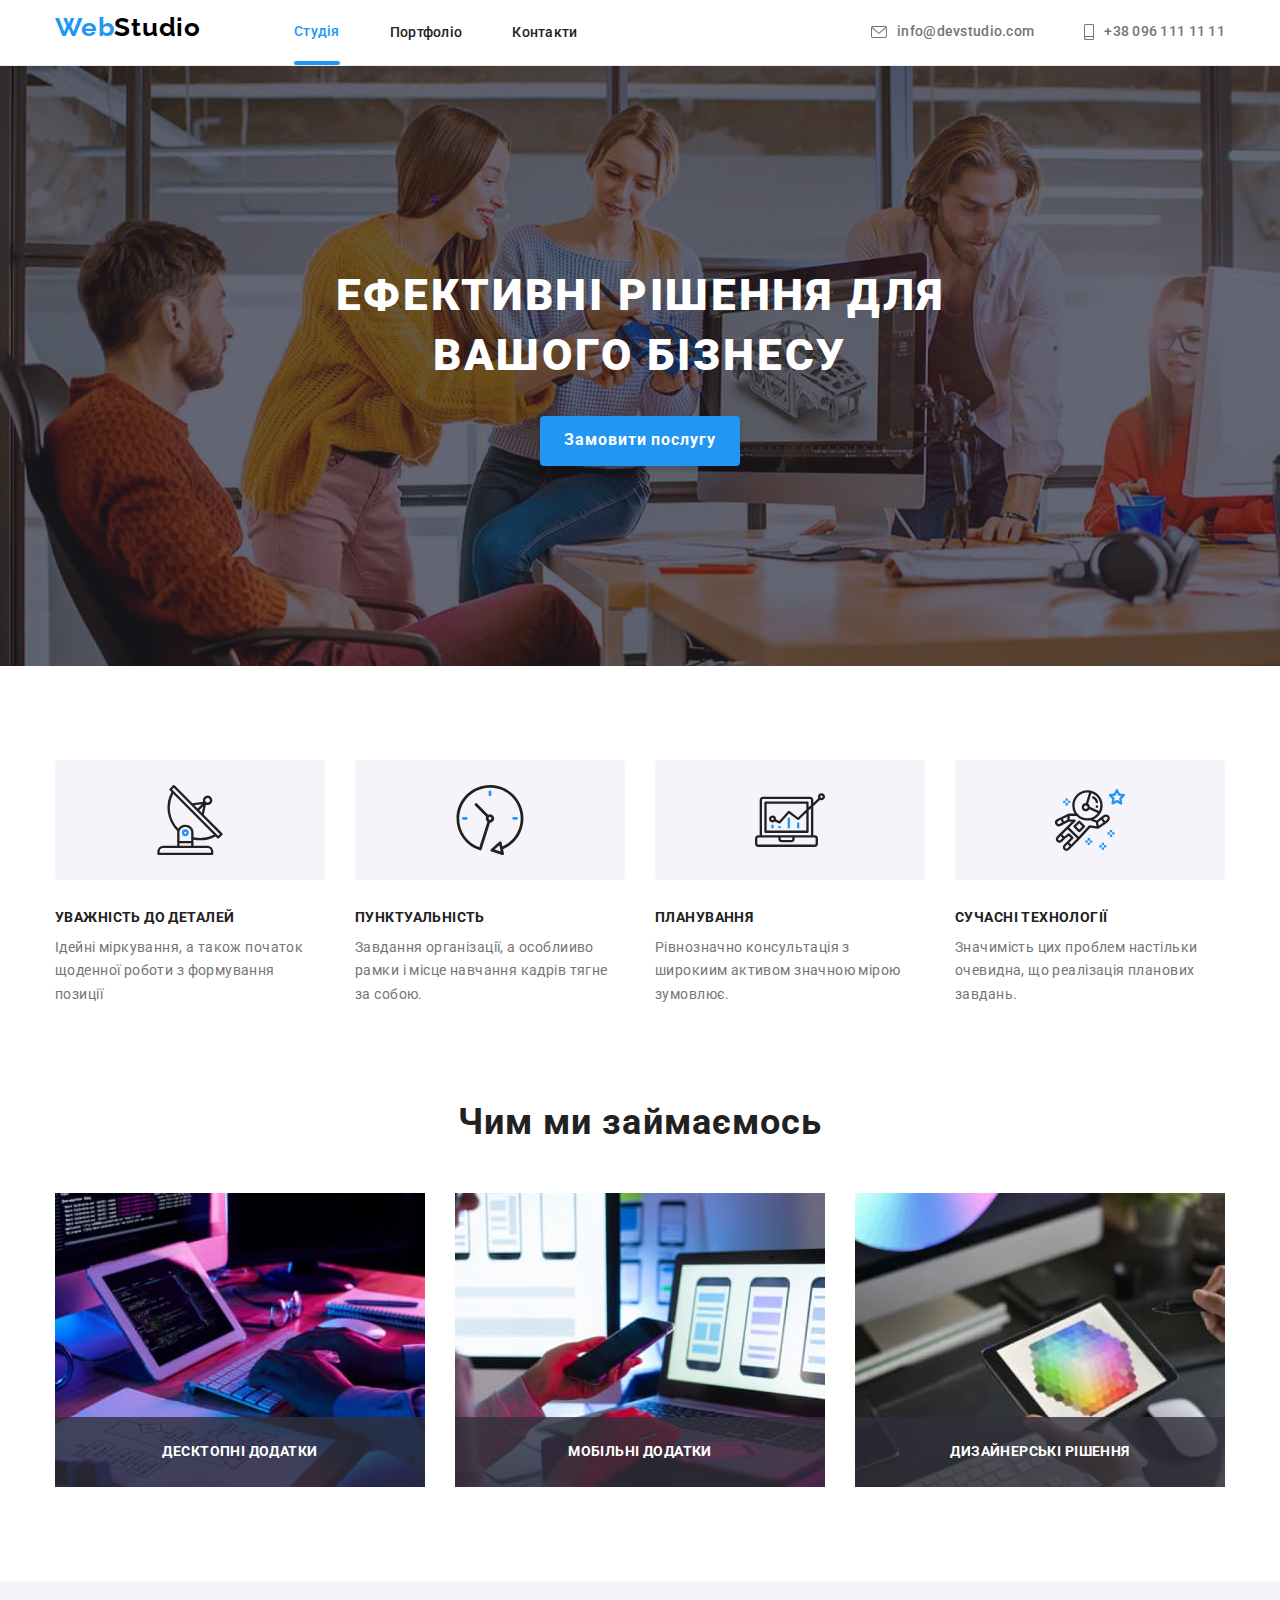
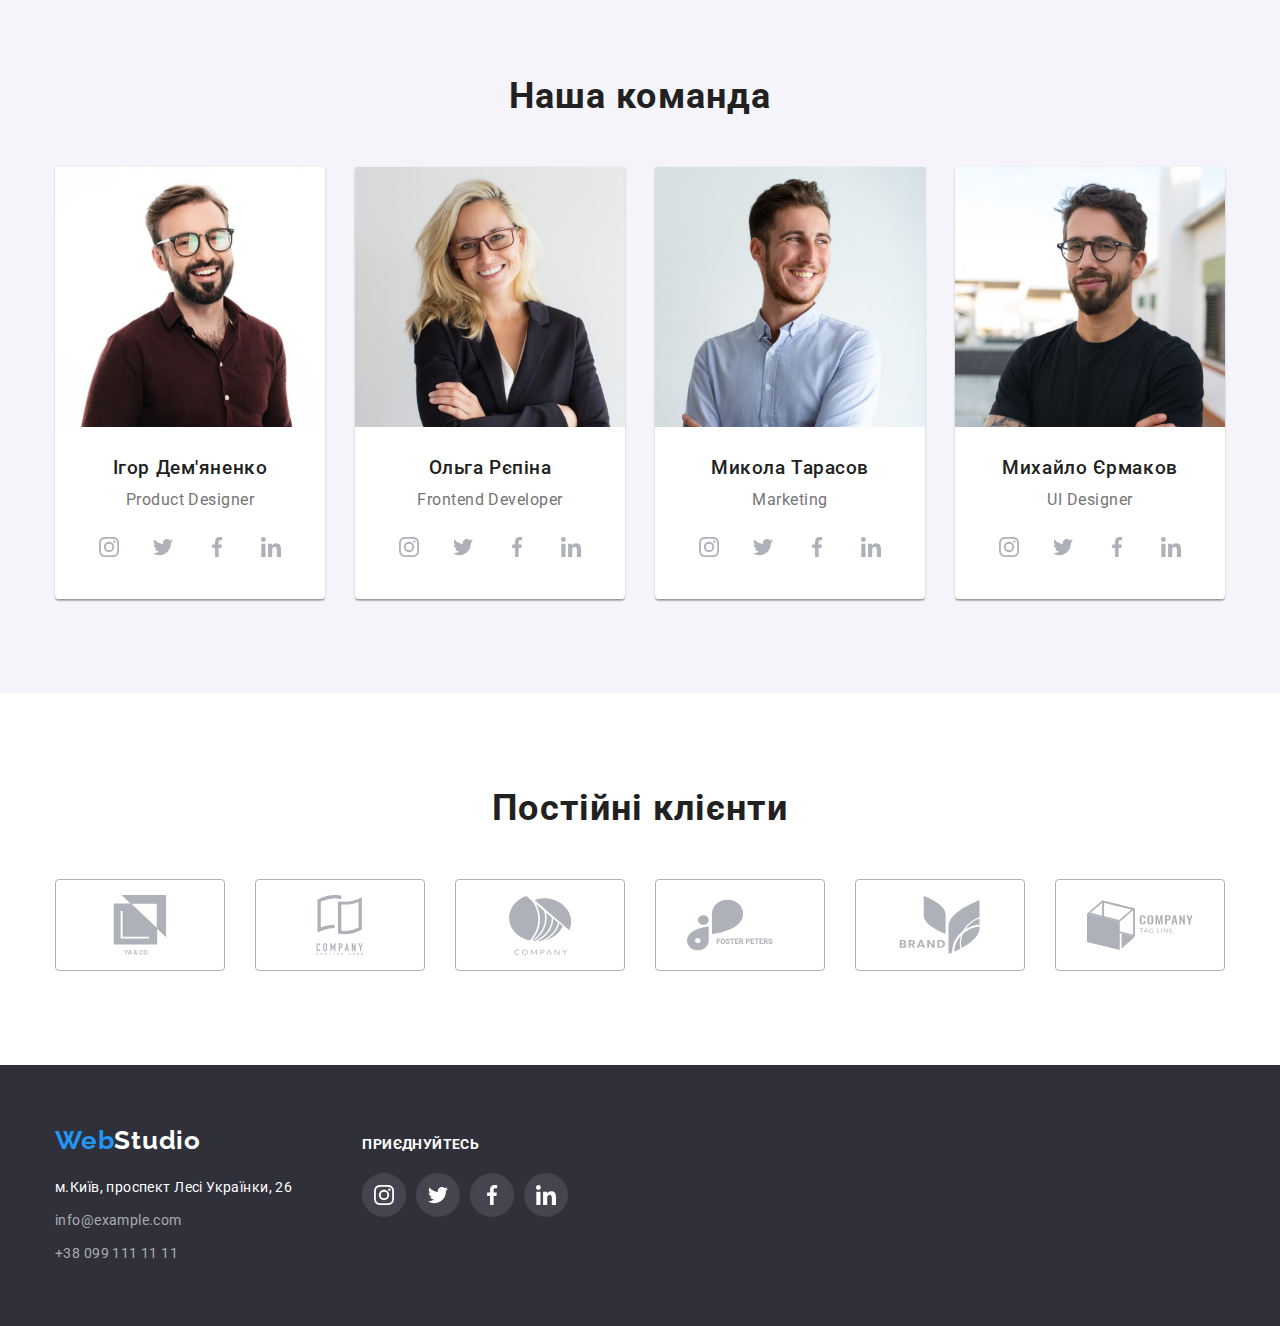
<file: index.html>
<!DOCTYPE html>
<html lang="uk">
<head>
  <meta charset="UTF-8">
  <meta http-equiv="X-UA-Compatible" content="IE=edge">
  <meta name="viewport" content="width=device-width, initial-scale=1.0">
  <title>Web Studio (Version 2.1)</title>
  <link rel="preconnect" href="https://fonts.googleapis.com">
  <link rel="preconnect" href="https://fonts.gstatic.com" crossorigin>
  <link href="https://fonts.googleapis.com/css2?family=Raleway:wght@700&family=Roboto:wght@400;500;700;900&display=swap"
  rel="stylesheet">
  <link rel="stylesheet" href="https://cdn.jsdelivr.net/npm/modern-normalize@1.1.0/modern-normalize.min.css">
  <link rel="stylesheet" href="./css/styles.css">
</head>

<body>
  <header class="header">
    <div class="container page-header-container">
      <nav class="page-nav">
        <a class= "logo link" href="">Web<span class="logo-header">Studio</span></a>
        <ul class="menu list">
          <li class="menu-item"><a class= "menu-link current link" href="">Студія</a></li>
          <li class="menu-item"><a class= "menu-link link" href="./portfolio.html">Портфоліо</a></li>
          <li class="menu-item"><a class= "menu-link link" href="">Контакти</a></li>
        </ul>  
      </nav>
    
      <ul class="list contacts-header-list">
        <li class="contacts-header">
          <a class= "contacts-header-item link" href="mailto:info@devstudio.com">
            <svg class="contacts-icon" width="16" height="12">
              <use href="./images/symbol-defs.svg#icon-envelope"></use>
            </svg>
            info@devstudio.com</a></li>
        <li class="contacts-header">
          <a class= "contacts-header-item link" href="tel:+380961111111">
            <svg class="contacts-icon" width="10" height="16">
              <use href="./images/symbol-defs.svg#icon-smartphone"></use>
            </svg>
            +38 096 111 11 11</a>
        </li>
      </ul>
    </div>    
  </header>

  <main>
    <section class="hero">
      <h1  class="main-title">Ефективні рішення для вашого бізнесу</h1>
      <button class="custom-button button" type="button" data-modal-open>Замовити послугу</button>
    </section>

    <div class="backdrop is-hidden" data-modal>
      <div class="modal">
        <button class="button modal-close" type="button" data-modal-close>
          <svg class="modal-close-icon" width="18" height="18">
            <use href="./images/symbol-defs.svg#icon-close"></use>
          </svg>
        </button>
      </div>
    </div>

    <section class="section advantages">
      <div class="container">
        <h2 hidden>Принципи роботи</h2>
        <ul class="advantages list">
          <li class="advantages-item">
            <div class="advantage-icon">
              <svg width="70" height="70">
                <use href="./images/symbol-defs.svg#icon-antenna"></use>
              </svg>
            </div>
            <h3 class="advantages-title uppercase">Уважність до деталей</h3>
            <p class="advantages-description">Ідейні міркування, а також початок щоденної роботи з формування позиції</p>
          </li>
          <li class="advantages-item">
            <div class="advantage-icon">
              <svg width="70" height="70">
                <use href="./images/symbol-defs.svg#icon-clock"></use>
              </svg>
            </div>
            <h3 class="advantages-title uppercase">Пунктуальність</h3>
            <p class="advantages-description">Завдання організації, а особлииво рамки і місце навчання кадрів тягне за собою.</p>
          </li>
          <li class="advantages-item">
            <div class="advantage-icon">
              <svg width="70" height="70">
                <use href="./images/symbol-defs.svg#icon-diagram"></use>
              </svg>
            </div>
            <h3 class="advantages-title uppercase">Планування</h3>
            <p class="advantages-description">Рівнозначно консультація з широкиим активом значною мірою зумовлює.</p>
          </li>
          <li class="advantages-item">
            <div class="advantage-icon">
              <svg width="70" height="70">
                <use href="./images/symbol-defs.svg#icon-astronaut"></use>
              </svg>
            </div>
            <h3 class="advantages-title uppercase">Сучасні технології</h3>
            <p class="advantages-description">Значимість цих проблем настільки очевидна, що реалізація планових завдань.</p>
          </li>
        </ul>
      </div>
    </section>

    <section class="section activity-section">
      <div class="container">
        <h2 class="secondary-title">Чим ми займаємось</h2>
        <ul class="list activity">
          <li class="activity-item">
            <img src="./images/img-1.jpg" alt="Руки набирають щось на клавіатурі" width="370" height="294">
            <p class="activity uppercase" >Десктопні додатки</p>
          </li>
          <li class="activity-item">
            <img src="./images/img-2.jpg" alt="Руки тримають смартфон перед екраном з іконками смартфонів" width="370" height="294">
            <p class="activity uppercase">Мобільні додатки</p>
          </li>
          <li class="activity-item">
            <img src="./images/img-3.jpg" alt="Руки тримають планшет із зображенням кольорової гами">
            <p class="activity uppercase">Дизайнерські рішення</p>
          </li>
        </ul>
      </div>
    </section>

    <section class="team section">
      <div class="container">
        <h2 class="secondary-title">Наша команда</h2>
        <ul class="list team-cards">
          <li class="team-card-item">
            <img src="./images/photo-1.jpg" alt="Фото продакт диизайнера" width="270" height="260">
            <div class="team-description">
              <h3 class="team-description-title">Ігор Дем'яненко</h3>
              <p class="team-description-item" lang="en">Product Designer</p>
              <ul class="social-list list">
                <li class="social-list-item">
                  <a href="" class="social-list-item-link">
                    <svg class="social-list-icon" width="20" height="20">
                      <use href="./images/symbol-defs.svg#icon-instagram"></use>
                    </svg>
                  </a>
                </li>
                <li class="social-list-item">
                  <a href="" class="social-list-item-link">
                    <svg class="social-list-icon" width="20" height="20">
                      <use href="./images/symbol-defs.svg#icon-twitter"></use>
                    </svg>
                  </a>
                </li>
                <li class="social-list-item">
                  <a href="" class="social-list-item-link">
                    <svg class="social-list-icon" width="20" height="20">
                      <use href="./images/symbol-defs.svg#icon-facebook"></use>
                    </svg>
                  </a>
                </li>
                <li class="social-list-item">
                  <a href="" class="social-list-item-link">
                    <svg class="social-list-icon" width="20" height="20">
                      <use href="./images/symbol-defs.svg#icon-linkedin"></use>
                    </svg>
                  </a>
                </li>
              </ul>
            </div>
          
          </li>
          <li class="team-card-item">
            <img src="./images/photo-2.jpg" alt="Фото фронтенд розробниці" width="270" height="260">
            <div class="team-description">
              <h3 class="team-description-title">Ольга Рєпіна</h3>
              <p class="team-description-item" lang="en">Frontend Developer</p>
              <ul class="social-list list">
                <li class="social-list-item">
                  <a href="" class="social-list-item-link">
                    <svg class="social-list-icon" width="20" height="20">
                      <use href="./images/symbol-defs.svg#icon-instagram"></use>
                    </svg>
                  </a>
                </li>
                <li class="social-list-item">
                  <a href="" class="social-list-item-link">
                    <svg class="social-list-icon" width="20" height="20">
                      <use href="./images/symbol-defs.svg#icon-twitter"></use>
                    </svg>
                  </a>
                </li>
                <li class="social-list-item">
                  <a href="" class="social-list-item-link">
                    <svg class="social-list-icon" width="20" height="20">
                      <use href="./images/symbol-defs.svg#icon-facebook"></use>
                    </svg>
                  </a>
                </li>
                <li class="social-list-item">
                  <a href="" class="social-list-item-link">
                    <svg class="social-list-icon" width="20" height="20">
                      <use href="./images/symbol-defs.svg#icon-linkedin"></use>
                    </svg>
                  </a>
                </li>
              </ul>
            </div>
          </li>
          <li class="team-card-item">
            <img src="./images/photo-3.jpg" alt="Фото маркетолога" width="270" height="260">
            <div class="team-description">
              <h3 class="team-description-title">Микола Тарасов</h3>
              <p class="team-description-item" lang="en">Marketing</p>
              <ul class="social-list list">
                <li class="social-list-item">
                  <a href="" class="social-list-item-link">
                    <svg class="social-list-icon" width="20" height="20">
                      <use href="./images/symbol-defs.svg#icon-instagram"></use>
                    </svg>
                  </a>
                </li>
                <li class="social-list-item">
                  <a href="" class="social-list-item-link">
                    <svg class="social-list-icon" width="20" height="20">
                      <use href="./images/symbol-defs.svg#icon-twitter"></use>
                    </svg>
                  </a>
                </li>
                <li class="social-list-item">
                  <a href="" class="social-list-item-link">
                    <svg class="social-list-icon" width="20" height="20">
                      <use href="./images/symbol-defs.svg#icon-facebook"></use>
                    </svg>
                  </a>
                </li>
                <li class="social-list-item">
                  <a href="" class="social-list-item-link">
                    <svg class="social-list-icon" width="20" height="20">
                      <use href="./images/symbol-defs.svg#icon-linkedin"></use>
                    </svg>
                  </a>
                </li>
              </ul>
            </div>
          </li>
          <li class="team-card-item">
            <img src="./images/photo-4.jpg" alt="Фото дизайнера інтерфейсу" width="270" height="260">
            <div class="team-description">
              <h3 class="team-description-title">Михайло Єрмаков</h3>
              <p class="team-description-item" lang="en">UI Designer</p>
              <ul class="social-list list">
                <li class="social-list-item">
                  <a href="" class="social-list-item-link">
                    <svg class="social-list-icon" width="20" height="20">
                      <use href="./images/symbol-defs.svg#icon-instagram"></use>
                    </svg>
                  </a>
                </li>
                <li class="social-list-item">
                  <a href="" class="social-list-item-link">
                    <svg class="social-list-icon" width="20" height="20">
                      <use href="./images/symbol-defs.svg#icon-twitter"></use>
                    </svg>
                  </a>
                </li>
                <li class="social-list-item">
                  <a href="" class="social-list-item-link">
                    <svg class="social-list-icon" width="20" height="20">
                      <use href="./images/symbol-defs.svg#icon-facebook"></use>
                    </svg>
                  </a>
                </li>
                <li class="social-list-item">
                  <a href="" class="social-list-item-link">
                    <svg class="social-list-icon" width="20" height="20">
                      <use href="./images/symbol-defs.svg#icon-linkedin"></use>
                    </svg>
                  </a>
                </li>
              </ul>
            </div>
          </li>
        </ul>
      </div>
    </section>

    <section class="section">
      <div class="container">
        <h2 class="secondary-title">Постійні клієнти</h2>
        <ul class="clients list">
          <li class="clients-item">
            <a href="" class="clients-link">
              <svg class="clients-icon">
                <use href="./images/symbol-defs.svg#icon-group"></use>
              </svg>
            </a>
          </li>
          <li class="clients-item">
            <a href="" class="clients-link">
              <svg class="clients-icon">
                <use href="./images/symbol-defs.svg#icon-group-2"></use>
              </svg>
            </a>
          </li>
          <li class="clients-item">
            <a href="" class="clients-link">
              <svg class="clients-icon">
                <use href="./images/symbol-defs.svg#icon-group-3"></use>
              </svg>
            </a>
          </li>
          <li class="clients-item">
            <a href="" class="clients-link">
              <svg class="clients-icon">
                <use href="./images/symbol-defs.svg#icon-group-4"></use>
              </svg>
            </a>
          </li>
          <li class="clients-item">
            <a href="" class="clients-link">
              <svg class="clients-icon">
                <use href="./images/symbol-defs.svg#icon-group-5"></use>
              </svg>
            </a>
          </li>
          <li class="clients-item">
            <a href="" class="clients-link">
              <svg class="clients-icon">
                <use href="./images/symbol-defs.svg#icon-group-6"></use>
              </svg>
            </a>
          </li>
        </ul>
      </div>
    </section>

  </main>

  <footer class="footer">
    <div class="container footer-container">
      <div>
      <a class= "logo link logo-footer" href="">Web<span class="logo-footer-colour">Studio</span></a>
      <address class="address">
        <ul class="list ">
          <li><a class= "link" href="https://goo.gl/maps/T1mjCNUZyiaDJwVu5" target="_blank" rel="noopener noreferrer">м.Київ, проспект Лесі Українки, 26   </a></li>
          <li><a class= "contacts-footer link" href="mailto:info@devstudio.com">info@example.com</a></li>
          <li><a class= "contacts-footer link" href="tel:+380961111111">+38 099 111 11 11</a></li>
        </ul>  
      </address>
    </div>
    <div class="social-footer">
      <p class="social-list-footer-title">Приєднуйтесь</p>
      <ul class="social-list list">
        <li class="social-list-item">
          <a href="" class="social-list-item-link">
            <svg class="social-list-icon" width="20" height="20">
              <use href="./images/symbol-defs.svg#icon-instagram"></use>
            </svg>
          </a>
        </li>
        <li class="social-list-item">
          <a href="" class="social-list-item-link">
            <svg class="social-list-icon" width="20" height="20">
              <use href="./images/symbol-defs.svg#icon-twitter"></use>
            </svg>
          </a>
        </li>
        <li class="social-list-item">
          <a href="" class="social-list-item-link">
            <svg class="social-list-icon" width="20" height="20">
              <use href="./images/symbol-defs.svg#icon-facebook"></use>
            </svg>
          </a>
        </li>
        <li class="social-list-item">
          <a href="" class="social-list-item-link">
            <svg class="social-list-icon" width="20" height="20">
              <use href="./images/symbol-defs.svg#icon-linkedin"></use>
            </svg>
          </a>
        </li>
      </ul>
    </div>
    </div>
  </footer>

  <script src="./js/modal.js"></script>
</body>
</html>
</file>
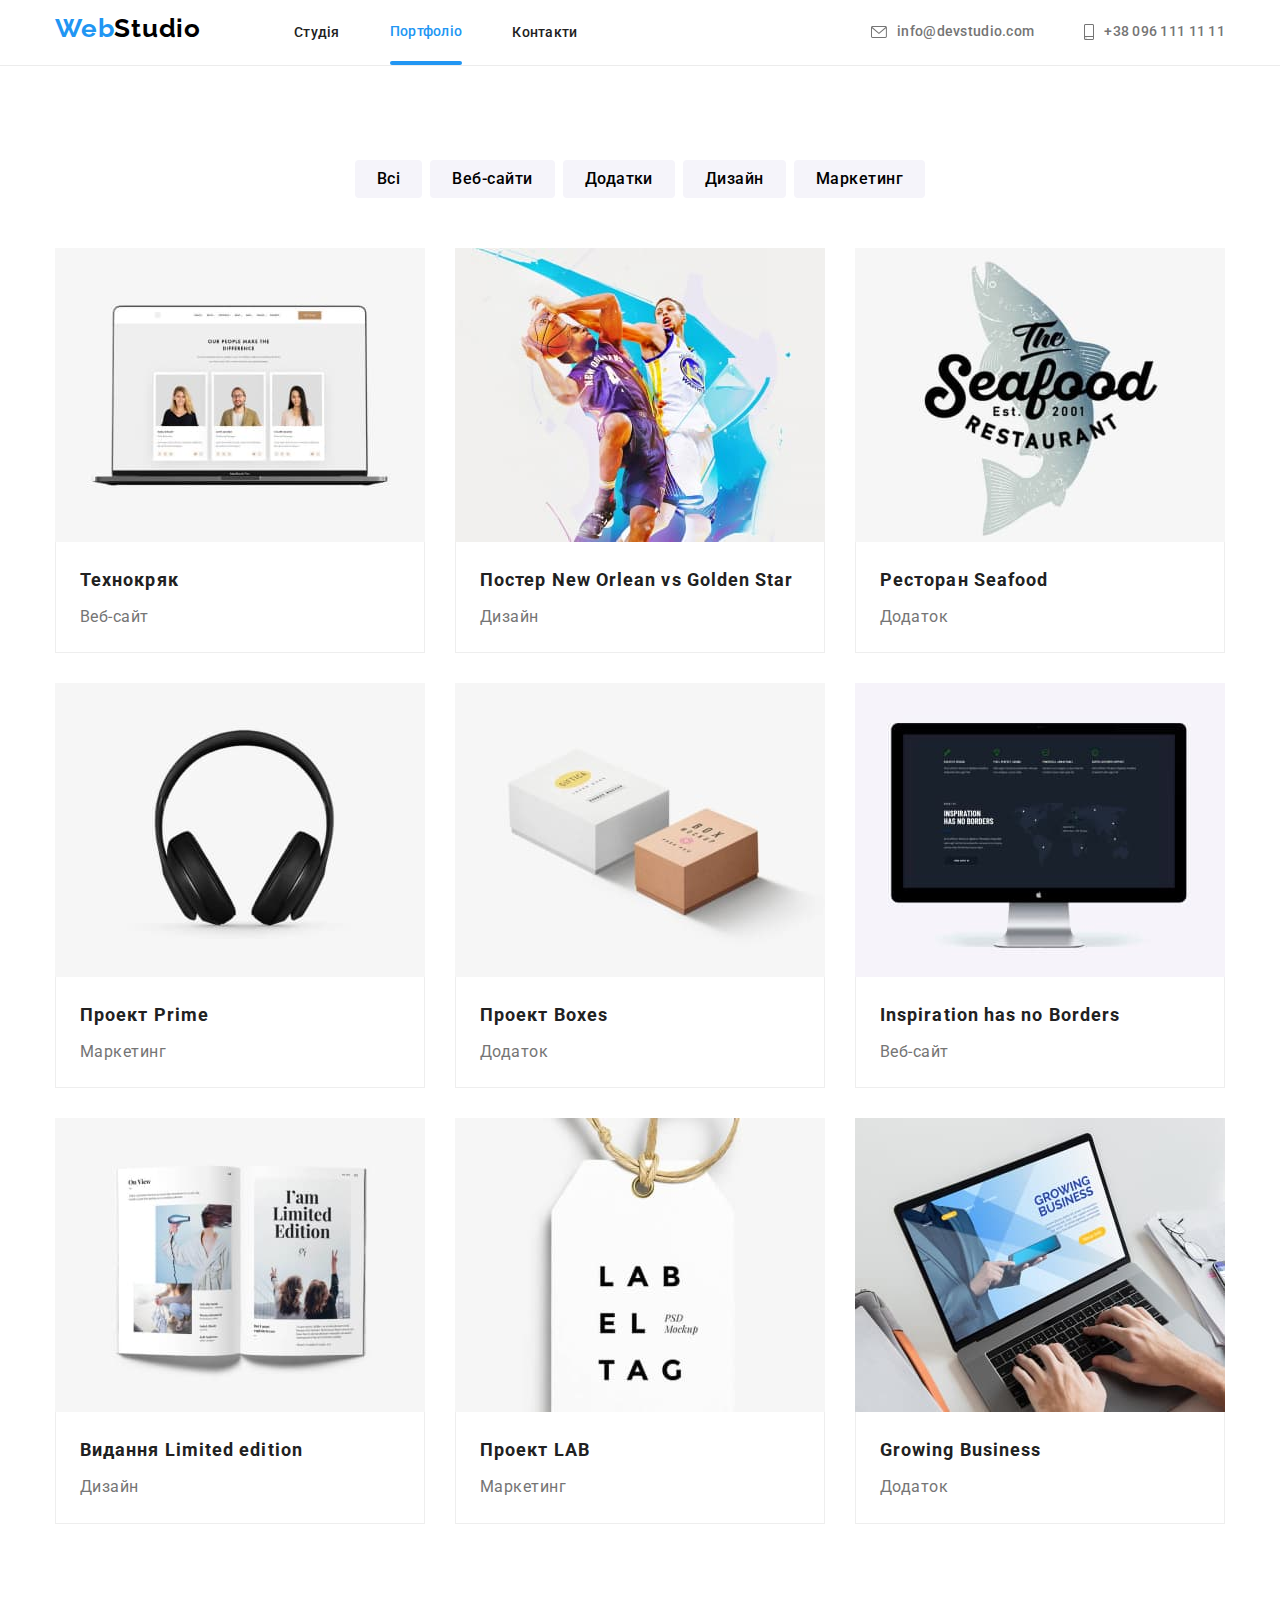
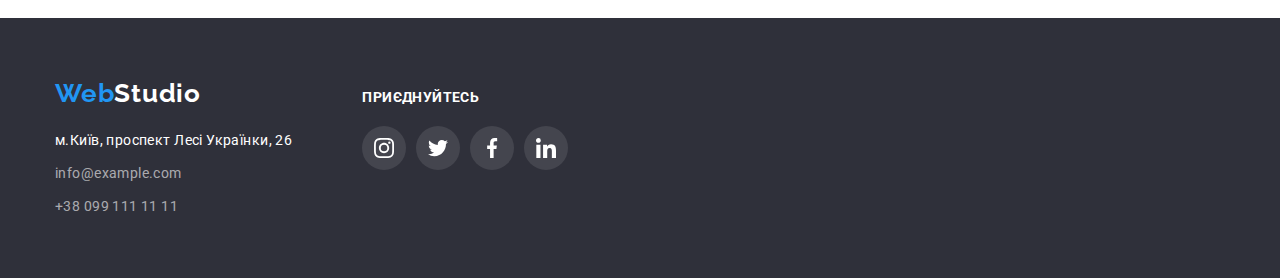
<file: portfolio.html>
<!DOCTYPE html>
<html lang="uk">
<head>
    <meta charset="UTF-8">
    <meta http-equiv="X-UA-Compatible" content="IE=edge">
    <meta name="viewport" content="width=device-width, initial-scale=1.0">
    <title>Document</title><link rel="preconnect" href="https://fonts.googleapis.com">
    <link rel="preconnect" href="https://fonts.gstatic.com" crossorigin>
    <link href="https://fonts.googleapis.com/css2?family=Raleway:wght@700&family=Roboto:wght@400;500;700;900&display=swap"
      rel="stylesheet">
      <link rel="stylesheet" href="https://cdn.jsdelivr.net/npm/modern-normalize@1.1.0/modern-normalize.min.css">
    <link rel="stylesheet" href="./css/styles.css">
</head>

<body>
  <header class="header">
    <div class="container page-header-container">
    <nav class="page-nav">
      <a class="logo link" href="">Web<span class="logo-header">Studio</span></a>
      <ul class="menu list">
        <li class="menu-item"><a class="menu-link link" href="./index.html">Студія</a></li>
        <li class="menu-item"><a class="menu-link current link" href="">Портфоліо</a></li>
        <li class="menu-item"><a class="menu-link link" href="">Контакти</a></li>
      </ul>
    </nav>
  
    <ul class="list contacts-header-list">
      <li class="contacts-header">
        <a class="contacts-header-item link" href="mailto:info@devstudio.com">
          <svg class="contacts-icon" width="16" height="12">
            <use href="./images/symbol-defs.svg#icon-envelope"></use>
          </svg>
          info@devstudio.com</a>
      </li>
      <li class="contacts-header">
        <a class="contacts-header-item link" href="tel:+380961111111">
          <svg class="contacts-icon" width="10" height="16">
            <use href="./images/symbol-defs.svg#icon-smartphone"></use>
          </svg>
          +38 096 111 11 11</a>
      </li>
    </ul>
    </div>
  </header>

<main>
  <section class="section">
    <div class="container">
      <h1 hidden>Портфоліо</h1>
      <ul class="list filter-list">
        <li class="filter"><button class="filter-button button" type="button">Всі</button></li>
        <li class="filter"><button class="filter-button button" type="button">Веб-сайти</button></li>
        <li class="filter"><button class="filter-button button" type="button">Додатки</button></li>
        <li class="filter"><button class="filter-button button" type="button">Дизайн</button></li>
        <li class="filter"><button class="filter-button button" type="button">Маркетинг</button></li>
      </ul>

      <ul class="list portfolio-list">
      <li class="portfolio-item">
        <a href="" class="portfolio-link link">
          <div class="portfolio-thumb">
            <img src="./images-portfolio/portfolio-tekhnokryak.jpg" alt="Відкритий ноутбук з фотографіями співробітників" width="370" height="294">
            <p class="overlay">Ресурс пропонує комплексні пропозиції з різним рівнем функціоналу та сервісів. Все це дозволить відвідувачу отримати
            вичерпні відомості про компанію чи приватну особу.
            </p>
          </div>
          <div class="portfolio-description">
            <h2 class="portfolio-card-title">Технокряк</h2>
            <p class="portfolio-card-description">Веб-сайт</p>
          </div>
        </a>
      </li>

      <li class="portfolio-item">
        <a href="" class="portfolio-link link">
          <img src="./images-portfolio/portfolio-poster.jpg" alt="Два баскетболісти з м'ячем" width="370" height="294">
          <div class="portfolio-description">
            <h2 class="portfolio-card-title">Постер <span lang="en">New Orlean vs Golden Star</span></h2>
            <p class="portfolio-card-description">Дизайн</p>
          </div>
        </a>
      </li>

      <li class="portfolio-item">
        <a href=" " class="portfolio-link link">
            <img src="./images-portfolio/portfolio-restaurant.jpg" alt="Емблема ресторану морепродуктів" width="370"   height="294">
            <div class="portfolio-description">
              <h2 class="portfolio-card-title">Ресторан <span lang="en">Seafood</span></h2>
              <p class="portfolio-card-description">Додаток</p>
          </div>
        </a>
      </li>

      <li class="portfolio-item">
        <a href="" class="portfolio-link link">
          <img src="./images-portfolio/portfolio-earphones.jpg" alt="Навушники" width="370" height="294">
          <div class="portfolio-description">
            <h2 class="portfolio-card-title">Проект <span lang="en">Prime</span></h2>
            <p class="portfolio-card-description">Маркетинг</p>
          </div>
        </a>
      </li>

      <li class="portfolio-item">
        <a href="" class="portfolio-link link">
          <img src="./images-portfolio/portfolio-boxes.jpg" alt="Дві коробки" width="370" height="294">
          <div class="portfolio-description">
            <h2 class="portfolio-card-title">Проект <span lang="en">Boxes</span></h2>
            <p class="portfolio-card-description">Додаток</p>
          </div>
        </a>
      </li>

      <li class="portfolio-item">
        <a href="" class="portfolio-link link">
          <img src="./images-portfolio/portfolio-inspiration.jpg" alt="Монітор комп'ютера" width="370" height="294">
          <div class="portfolio-description">
            <h2 class="portfolio-card-title" lang="en">Inspiration has no Borders</h2>
            <p class="portfolio-card-description">Веб-сайт</p>
          </div>
        </a>
      </li>

      <li class="portfolio-item">
        <a href="" class="portfolio-link link">
          <img src="./images-portfolio/portfolio-limited-edition.jpg" alt="Відкрита брошура з фотографіями і надписом" width="370" height="294">
          <div class="portfolio-description">
            <h2 class="portfolio-card-title">Видання <span lang="en">Limited edition</span></h2>
            <p class="portfolio-card-description">Дизайн</p>
          </div>
        </a>
      </li>

      <li class="portfolio-item">
        <a href="" class="portfolio-link link">
          <img src="./images-portfolio/portfolio-lab.jpg" alt="Брелок з надписом назви проекту" width="370" height="294">
          <div class="portfolio-description">
            <h2 class="portfolio-card-title">Проект <span lang="en">LAB</span></h2>
            <p class="portfolio-card-description">Маркетинг</p>
          </div>
        </a>
      </li>

      <li class="portfolio-item">
        <a href="" class="portfolio-link link">
          <img src="./images-portfolio/portfolio-business.jpg" alt="Руки набрають текст на ноутбуці" width="370" height="294">
          <div class="portfolio-description">
            <h2 class="portfolio-card-title" lang="en">Growing Business</h2>
            <p class="portfolio-card-description">Додаток</p>
          </div>
        </a>
      </li>
      </ul>
    </div>
  </section>
</main>

<footer class="footer">
  <div class="container footer-container">
    <div>
      <a class="logo link logo-footer" href="">Web<span class="logo-footer-colour">Studio</span></a>
      <address class="address">
        <ul class="list ">
          <li><a class="link" href="https://goo.gl/maps/T1mjCNUZyiaDJwVu5" target="_blank"
              rel="noopener noreferrer">м.Київ, проспект Лесі Українки, 26 </a></li>
          <li><a class="contacts-footer link" href="mailto:info@devstudio.com">info@example.com</a></li>
          <li><a class="contacts-footer link" href="tel:+380961111111">+38 099 111 11 11</a></li>
        </ul>
      </address>
    </div>
    <div class="social-footer">
      <p class="social-list-footer-title">Приєднуйтесь</p>
      <ul class="social-list list">
        <li class="social-list-item">
          <a href="" class="social-list-item-link">
            <svg class="social-list-icon" width="20" height="20">
              <use href="./images/symbol-defs.svg#icon-instagram"></use>
            </svg>
          </a>
        </li>
        <li class="social-list-item">
          <a href="" class="social-list-item-link">
            <svg class="social-list-icon" width="20" height="20">
              <use href="./images/symbol-defs.svg#icon-twitter"></use>
            </svg>
          </a>
        </li>
        <li class="social-list-item">
          <a href="" class="social-list-item-link">
            <svg class="social-list-icon" width="20" height="20">
              <use href="./images/symbol-defs.svg#icon-facebook"></use>
            </svg>
          </a>
        </li>
        <li class="social-list-item">
          <a href="" class="social-list-item-link">
            <svg class="social-list-icon" width="20" height="20">
              <use href="./images/symbol-defs.svg#icon-linkedin"></use>
            </svg>
          </a>
        </li>
      </ul>
    </div>
  </div>
</footer>

</body>
</html>
</file>
<file: css/styles.css>
:root {
  --primary-font: 'Roboto', 'Open Sans', sans-serif;
  --primary-text-color-light-theme: #212121;
  --primary-text-color-dark-theme: #FFFFFF;
  --secondary-text-color: #757575;
  --accent-color: #2196F3;
  --transition-dur-func: 250ms cubic-bezier(0.4, 0, 0.2, 1);
}

h1,
h2,
h3,
h4,
p {
  margin-top: 0;
  margin-bottom: 0;
}

ul {
  margin-top: 0;
  margin-bottom: 0;
  padding-left: 0;
}

img {
  display: block;
}

.list {
  list-style: none;
}

.link {
  text-decoration: none;
  color: inherit;
}

.button {
  cursor: pointer;
}

body {
  font-family: var(--primary-font);
  color: var(--primary-text-color-light-theme);
}

.container {
  width: 1200px;
  padding-left: 15px;
  padding-right: 15px;
  margin-left: auto;
  margin-right: auto;
}

.section {
  padding-top: 94px;
  padding-bottom: 94px;
}

/* ================== HEADER ==================== */

.header {
  border-bottom: 1px solid #ECECEC;

}

.page-header-container {
  display: flex;
  justify-content: space-between;
  align-items: center;
}

.page-nav {
  display: flex;
  align-items: baseline;
}

.logo {
  margin-right: 93px;
  font-family: 'Raleway', sans-serif;
  font-weight: 700;
  font-size: 26px;
  line-height: 1.2;
  letter-spacing: 0.03em;
  color: var(--accent-color);
}

.logo .logo-header {
  color: #000000;
}

.current {
  display: inline-block;
  color: var(--accent-color);
}

.current::after {
  position: absolute;
  content: " ";
  display: block;
  bottom: 0;

  width: 100%;
  height: 4px;

  background: #2196F3;
  border-radius: 2px;
}

.menu.list {
  display: flex;
  align-items: center;
}

.contacts-header-list {
  display: flex;
}

.menu-link {
  padding-top: 24px;
  padding-bottom: 25px;
  font-weight: 500;
  font-size: 14px;
  line-height: 1.14;
  letter-spacing: 0.02em;

  transition: color var(--transition-dur-func)
}

.menu-link:hover,
.menu-link:focus {
  color: var(--accent-color)
}

.menu-item {
  position: relative;
}

.menu-item:not(:last-child) {
  margin-right: 50px;
}

.contacts-header {
  font-weight: 500;
  font-size: 14px;
  line-height: 1.14;
  letter-spacing: 0.02em;
  color: var(--secondary-text-color);
}

.contacts-header-item:hover,
.contacts-header-item:focus {
  color: var(--accent-color);
}

.contacts-header-item {
  display: flex;
  align-items: center;

  transition: color var(--transition-dur-func)
}

.contacts-header:last-child {
  margin-left: 50px;
}

.contacts-icon {
  fill: currentColor;
  margin-right: 10px;
}



/* ================HERO INDEX============== */

.hero {
  padding-top: 200px;
  padding-bottom: 200px;
  background-color: #2F303A;
  max-width: 1600px;
  margin-left: auto;
  margin-right: auto;
  background: linear-gradient(rgba(47, 48, 58, 0.4),rgba(47, 48, 58, 0.4)),url(../images/hero-image.jpg);
  background-size: cover;
}

.main-title {
  width: 696px;
  margin-right: auto;
  margin-left: auto;

  margin-bottom: 30px;
  font-weight: 900;
  font-size: 44px;
  line-height: 1.36;
  text-align: center;
  letter-spacing: 0.06em;
  text-transform: uppercase;

  color: var(--primary-text-color-dark-theme);
}

.custom-button {
  display: block;
  min-width: 200px;
  height: 50px;
  margin: auto;
  border: none;
  box-shadow: 0px 4px 4px rgba(0, 0, 0, 0.15);
  border-radius: 4px;

  font-family: inherit;
  font-weight: 700;
  font-size: 16px;
  line-height: 1.9;
  letter-spacing: 0.06em;

  color: var(--primary-text-color-dark-theme);
  background-color: var(--accent-color);

  transition: background-color var(--transition-dur-func)
}

.custom-button:hover {
  background: #188CE8;
}

/* ==============MODAL WINDOW=========== */

.backdrop {
  position: fixed;
  width: 100%;
  height: 100%;
  left: 0px;
  top: 0px;
  z-index: 4444;

  background: rgba(0, 0, 0, 0.2);
  opacity: 1;

  transition: opacity 250ms cubic-bezier(0.4, 0, 0.2, 1), visibility var(--transition-dur-func);
}

.backdrop.is-hidden {
  opacity: 0;
  pointer-events: none;
  visibility: hidden;
}

.modal-close {
  position: absolute;
  top: 8px;
  right: 8px;
  display: flex;
  justify-content: center;
  align-items: center;
  width: 30px;
  height: 30px;
  padding: 0;

  background: #FFFFFF;
  border: 1px solid rgba(0, 0, 0, 0.1);
  border-radius: 50%;
}

.modal-close-icon {

  fill: #000000;

}

.modal {
  position: absolute;
  width: 528px;
  height: 581px;
  left: 50%;
  top: 50%;
  transform: translate(-50%, -50%) scale(1);
  
  background: #FFFFFF;
  box-shadow: 0px 1px 3px rgba(0, 0, 0, 0.12), 0px 1px 1px rgba(0, 0, 0, 0.14), 0px 2px 1px rgba(0, 0, 0, 0.2);
  border-radius: 4px;

  transition: transform var(--transition-dur-func), opacity var(--transition-dur-func);
}

.backdrop.is-hidden .modal {
  transform: translate(-50%, -50%) scale(0.5);
  opacity: 0;
}

/* ===============MAIN================== */

.section.advantages {
  padding-bottom: 0;
}

.advantages {
  display: flex;
  gap: 30px;
}

.advantages-item {
  flex-basis: calc((100% - 90px) / 4) ;
}

.uppercase {
  font-weight: 700;
  font-size: 14px;
  line-height: 1.14;
  letter-spacing: 0.03em;
  text-transform: uppercase;
}

.advantages-title.uppercase {
  margin-bottom: 10px;
}

.advantages-description {
  font-size: 14px;
  line-height: 1.7;
  letter-spacing: 0.03em;

  color: var(--secondary-text-color)
}

.advantage-icon {
  width: 270px;
  height: 120px;
  display: flex;
  justify-content: center;
  align-items: center;
  margin-bottom: 30px;
  background-color: #F5F4FA;
  border-radius: 4px;
}

.secondary-title {
  margin-bottom: 50px;
  font-weight: 700;
  font-size: 36px;
  line-height: 1.17;
  text-align: center;
  letter-spacing: 0.03em;
}

.activity {
  display: flex;
  gap: 30px;
}

.activity-item {
  position: relative;
  flex-basis: calc((100% - 60px) / 3);
}

.activity.uppercase {
  position: absolute;
  bottom: 0;
  justify-content: center;
  align-items: center;
  width: 100%;
  height: 70px;

  color: var(--primary-text-color-dark-theme);
  background-color: rgba(47, 48, 58, 0.8);
}

.team {
  background-color: #F5F4FA;
}

.team-cards {
  display: flex;
  gap: 30px;
}

.team-card-item {
  flex-basis: calc((100% - 90px) / 4);
  box-shadow: 0px 1px 3px rgba(0, 0, 0, 0.12), 0px 1px 1px rgba(0, 0, 0, 0.14), 0px 2px 1px rgba(0, 0, 0, 0.2);
  border-radius: 0px 0px 4px 4px;
  
}

.team-description {
  padding-top: 30px;
  padding-bottom: 30px;

  background-color: var(--primary-text-color-dark-theme);
  border-radius: 0px 0px 4px 4px;
}

.team-description-title {
  margin-bottom: 10px;
  font-weight: 500;
  line-height: 1.2;
  text-align: center;
  letter-spacing: 0.03em;
}

.team-description-item {
  margin-bottom: 16px;
  line-height: 1.2;
  text-align: center;
  letter-spacing: 0.03em;
  color: var(--secondary-text-color);
}

.social-list {
  display: flex;
  justify-content: center;
  gap: 10px;
}

.social-list-item-link {
  display: flex;
  width: 44px;
  height: 44px;
  background-color: var(--primary-text-color-dark-theme);
  border-radius: 50%;
  justify-content: center;
  align-items: center;

  transition: background-color var(--transition-dur-func);
}

.social-list-item-link:hover,
.social-list-item-link:focus {
  background-color: var(--accent-color);
}

.social-list-icon {
  fill: #AFB1B8;

  transition: fill var(--transition-dur-func);
}

.social-list-item-link:hover .social-list-icon,
.social-list-item-link:focus .social-list-icon {
  fill: var(--primary-text-color-dark-theme);
}

.clients {
  display: flex;
  justify-content: center;
  gap: 30px;
}

.clients-item {
  width: 170px;
  height: 92px;
}

.clients-link {
  display: flex;
  justify-content: center;
  align-items: center;
  width: 100%;
  height: 100%;
  border: 1px solid #AFB1B8;
  border-radius: 4px;

  transition: border-color var(--transition-dur-func);
}

.clients-link:hover,
.clients-link:focus {
  border-color: var(--accent-color);
}

.clients-icon {
  width: 106px;
  height: 60px;
  fill: #AFB1B8;

  transition: fill var(--transition-dur-func);
}

.clients-link:hover .clients-icon,
.clients-link:focus .clients-icon {
  fill: var(--accent-color);
}

/* ===============MAIN PORTFOLIO============== */

.filter-list {
  display: flex;
  justify-content: center;
  margin-bottom: 50px;
}

.filter-button {
  padding-top: 6px;
  padding-bottom: 6px;
  padding-right: 22px;
  padding-left: 22px;
  background: #F5F4FA;
  border-radius: 4px;
  border: none;

  font-weight: 500;
  font-size: 16px;
  line-height: 1.6;
  text-align: center;
  letter-spacing: 0.03em;

  transition: color var(--transition-dur-func), background-color var(--transition-dur-func), box-shadow var(--transition-dur-func);
}

.filter:not(:last-child) {
  margin-right: 8px;
}

.filter-button:hover,
.filter-button:focus {
  color: var(--primary-text-color-dark-theme);
  background-color: var(--accent-color);
  box-shadow: 0px 3px 1px rgba(0, 0, 0, 0.1), 0px 1px 2px rgba(0, 0, 0, 0.08), 0px 2px 2px rgba(0, 0, 0, 0.12);
}

.portfolio-list {
  display: flex;
  flex-wrap: wrap;
  gap: 30px;
}

.portfolio-item {
  flex-basis: calc((100% - 60px) / 3);
}

.portfolio-link {
  display: block;

  transition: box-shadow var(--transition-dur-func);
}

.portfolio-link:hover,
.portfolio-link:focus {
  box-shadow: 0px 1px 3px rgba(0, 0, 0, 0.12), 0px 1px 1px rgba(0, 0, 0, 0.14), 0px 2px 1px rgba(0, 0, 0, 0.2);
  border-radius: 0px 0px 4px 4px;
}

.portfolio-description {
  padding-top: 20px;
  padding-bottom: 20px;
  padding-right: 24px;
  padding-left: 24px;
  border: 1px solid #EEEEEE;
  border-top: none;
}

.portfolio-card-title {
  display: block;
  margin-bottom: 4px;

  font-weight: 700;
  font-size: 18px;
  line-height: 2;
  letter-spacing: 0.06em;
}

.portfolio-card-description {
  line-height: 1.9;
  letter-spacing: 0.03em;
  color: var(--secondary-text-color)
}

.portfolio-thumb {
  position: relative;
  overflow: hidden;
}

.overlay {
  position: absolute;
  display: flex;
  align-items: center;
  padding-top: 63px;
  padding-bottom: 63px;
  padding-left: 24px;
  padding-right: 24px;
  top: 0;
  left: 0;
  width: 100%;
  height: 100%;
  overflow-y: scroll;

  font-size: 18px;
  line-height: 1.56;
  letter-spacing: 0.03em;

  color: #FFFFFF;

  background-color: rgba(33, 150, 243, 0.9);

  transform: translateY(100%);

  transition: transform var(--transition-dur-func);
}

.portfolio-link:hover .overlay {
  transform: translateY(0);
}

/* ============FOOTER============== */

.footer {
  padding-top: 60px;
  padding-bottom: 60px;
  background-color: #2F303A;
}

.footer-container {
display: flex;
align-items: baseline;
gap: 70px;
}

.logo-footer {
  display: block;
  margin-bottom: 20px;
}

.logo.logo-footer {
  margin-right: 0;
}

.logo-footer-colour {
  color: var(--primary-text-color-dark-theme);
}

.address {
  font-style: normal;
  font-size: 14px;
  line-height: 1.7;
  letter-spacing: 0.03em;
  color: var(--primary-text-color-dark-theme);
}

.address .contacts-footer {
  color: rgba(255, 255, 255, 0.6);
}

.contacts-footer {
  display: block;
  margin-top: 9px;

  transition: color var(--transition-dur-func);
}

.contacts-footer:hover,
.contacts-footer:focus {
  color: var(--accent-color);
}

.social-list-footer-title {
  margin-bottom: 20px;
  font-weight: 700;
  font-size: 14px;
  line-height: 1.14;
  letter-spacing: 0.03em;
  text-transform: uppercase;
  color: var(--primary-text-color-dark-theme);
}

.footer .social-list-item-link {
  background-color: rgba(255, 255, 255, 0.1);

  transition: background-color var(--transition-dur-func);
}

.footer .social-list-item-link:hover,
.footer .social-list-item-link:focus {
  background-color: var(--accent-color);
}

.footer .social-list-icon {
  fill: var(--primary-text-color-dark-theme);
}
</file>
